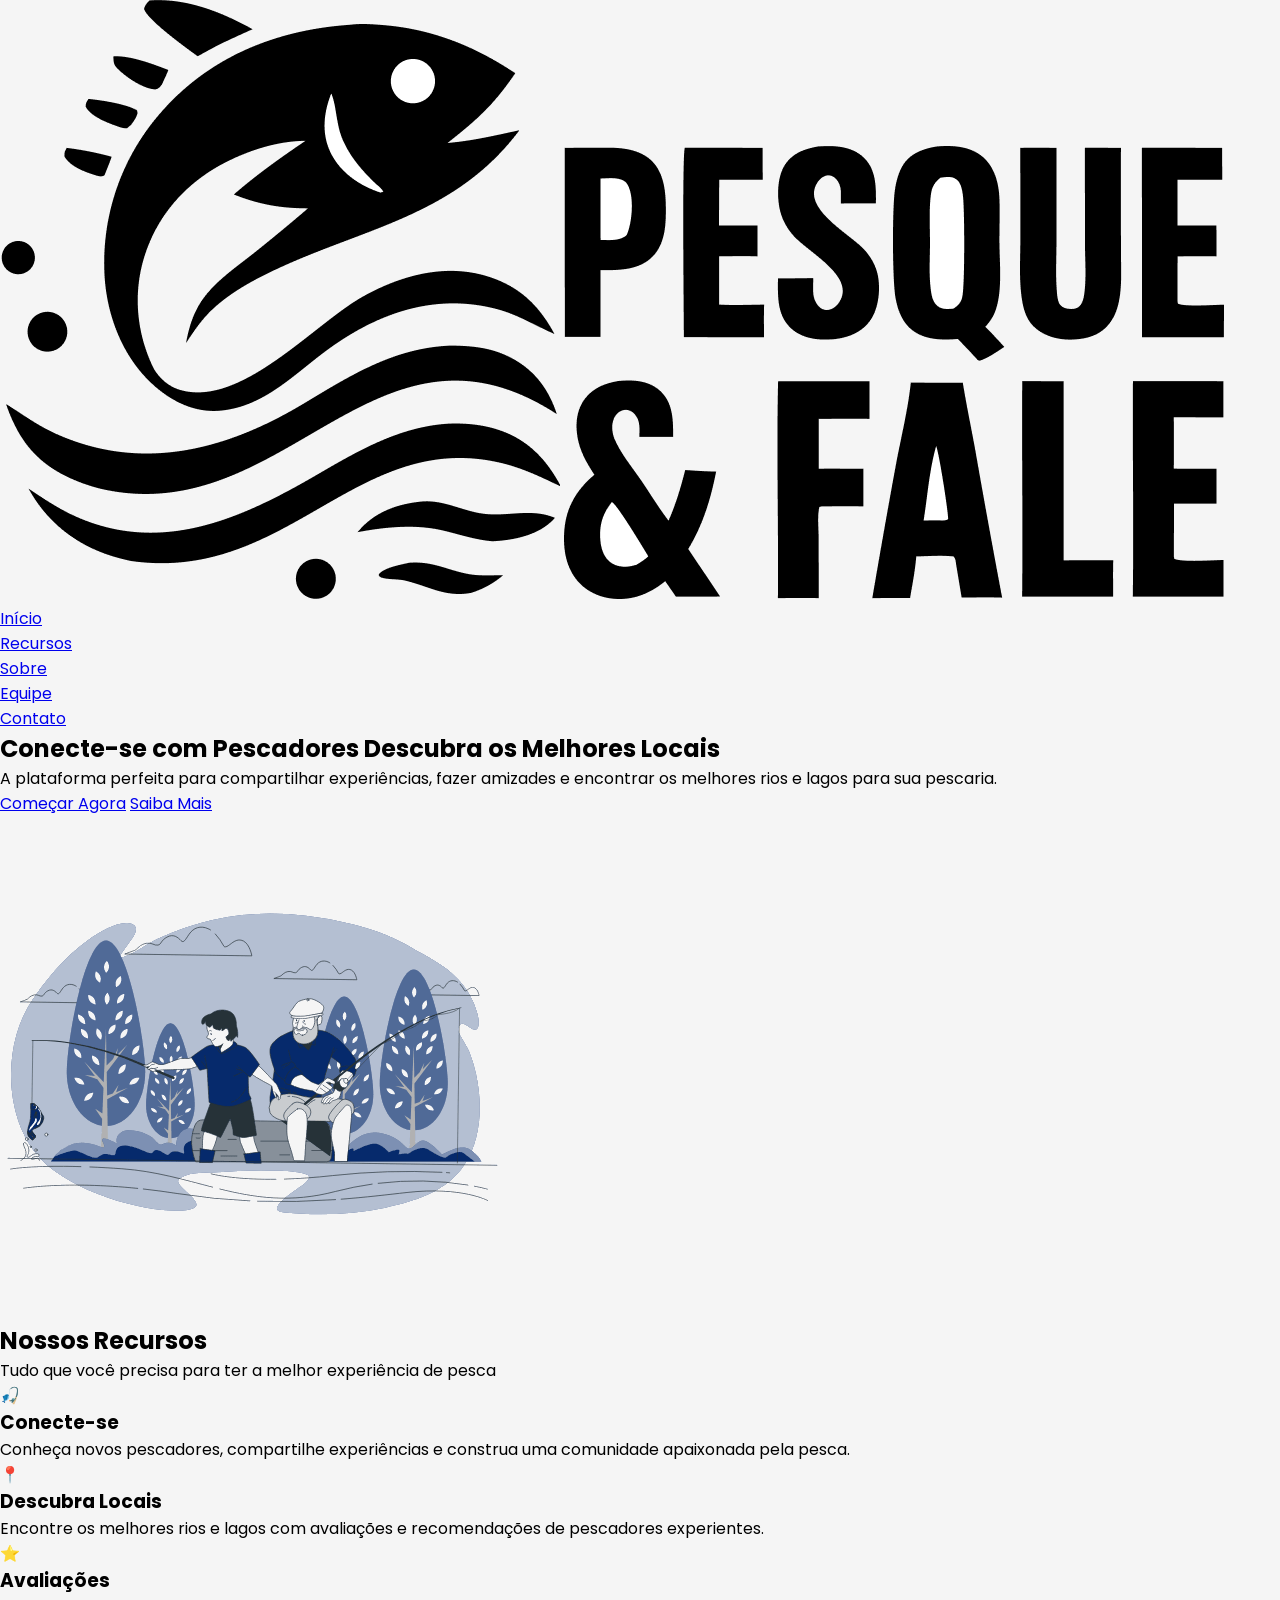
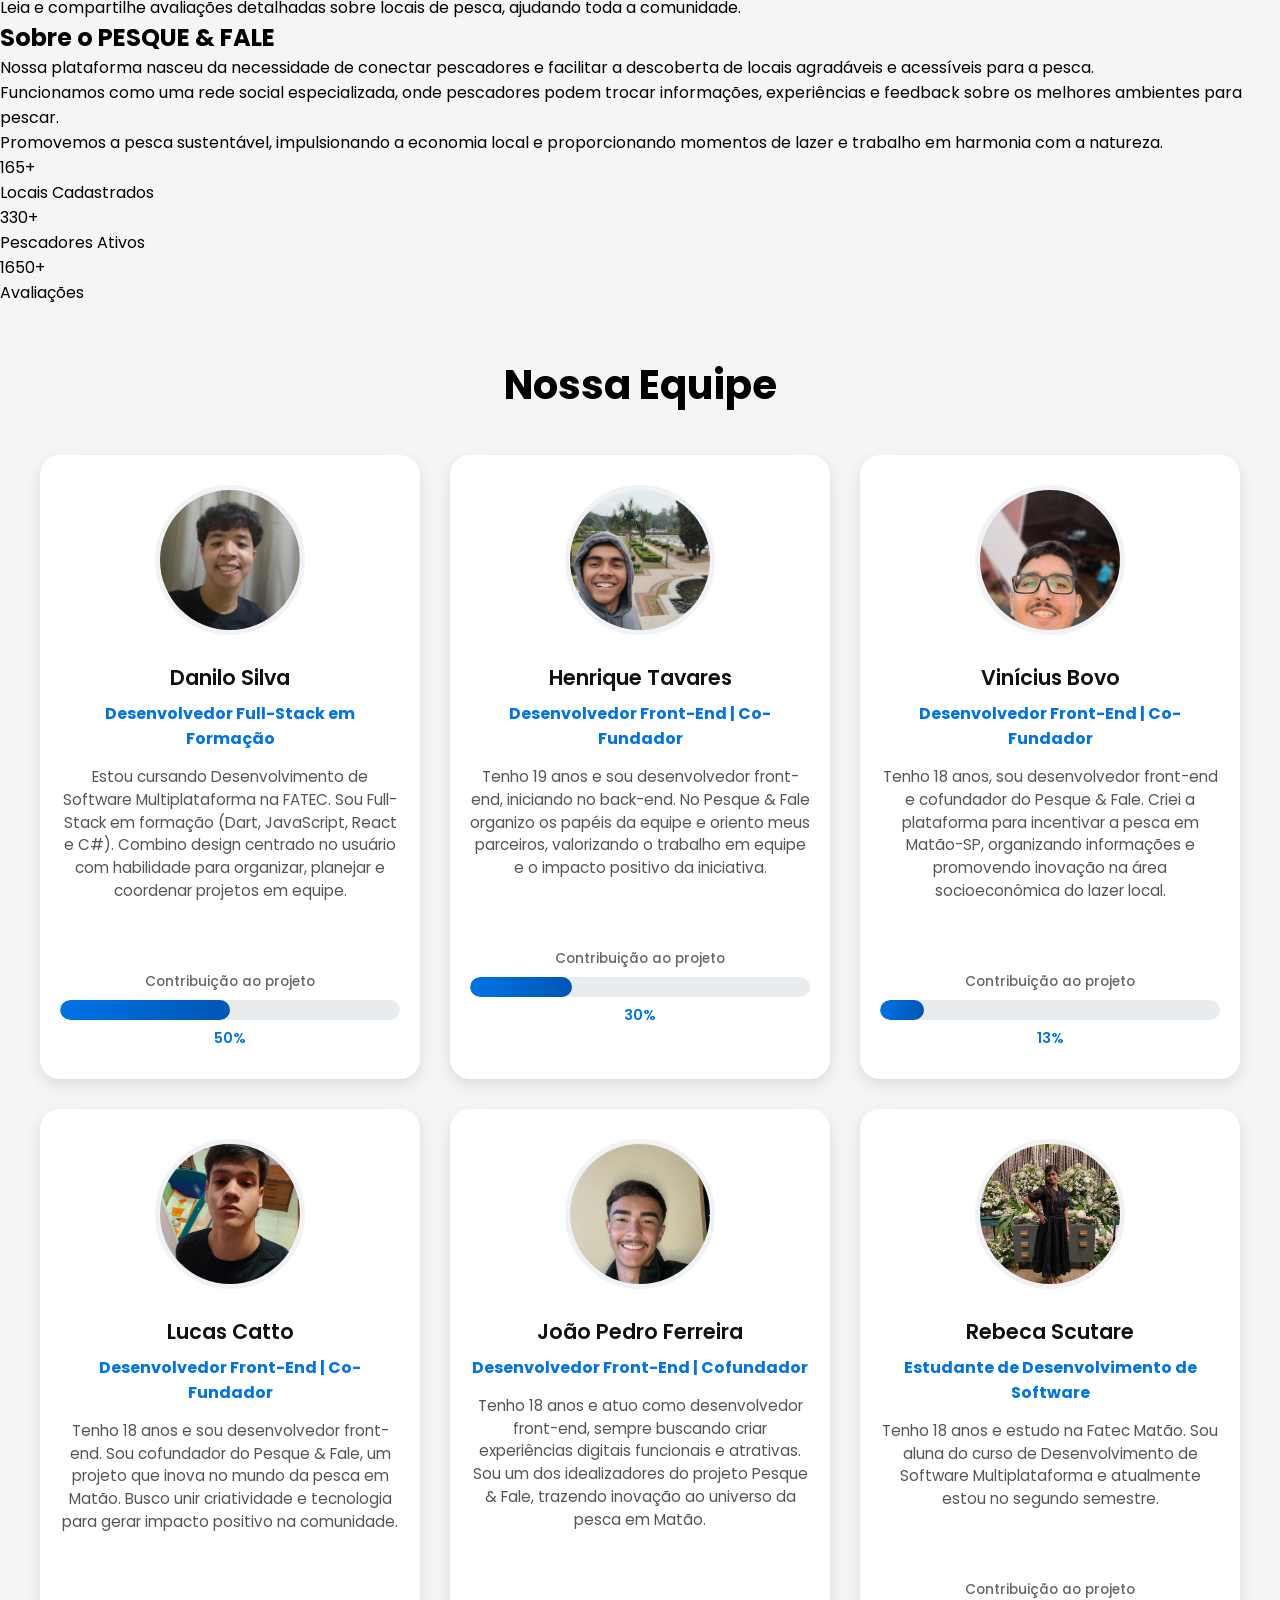
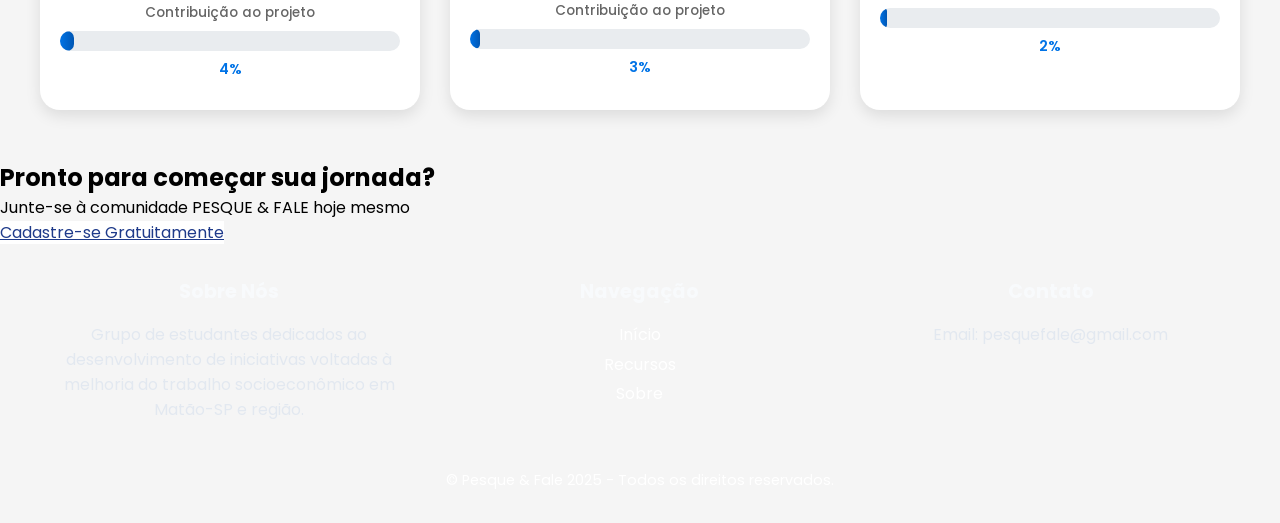
<file: Html/index.html>
<!DOCTYPE html>
<html lang="pt-BR">
<head>
    <meta charset="UTF-8">
    <meta name="viewport" content="width=device-width, initial-scale=1.0">
    <title>PESQUE & FALE - Conectando Pescadores</title>
    <link rel="stylesheet" href="../css/sobrenos.css">
    <link rel="stylesheet" href="../css/index.css">
    <link rel="stylesheet" href="../css/global.css">
</head>
<body>
    <!-- Navigation -->
    <nav id="navbar">
        <div class="nav-container">
            <div class="logo-index"> <img src="../imagens/login/logo1.png" alt="Logo PESQUE & FALE"> <img src="../imagens/login/logo2.png" alt="Logo PESQUE & FALE 2"> </div>
            <ul class="nav-links" id="navLinks">
                <li><a href="#home">Início</a></li>
                <li><a href="#features">Recursos</a></li>
                <li><a href="#about">Sobre</a></li>
                <li><a href="#team">Equipe</a></li>
                <li><a href="#contact">Contato</a></li>
            </ul>
            <div class="menu-toggle" id="menuToggle">
                <span></span>
                <span></span>
                <span></span>
            </div>
        </div>
    </nav>

    <!-- Hero Section -->
    <section class="hero" id="home">
        <div class="hero-content">
            <div class="hero-text">
                <h1>Conecte-se com <span>Pescadores</span> Descubra os Melhores <span>Locais</span></h1>
                <p>A plataforma perfeita para compartilhar experiências, fazer amizades e encontrar os melhores rios e lagos para sua pescaria.</p>
                <div class="cta-buttons">
                    <a href="../Html/login.html" class="btn btn-primary">Começar Agora</a>
                    <a href="#features" class="btn btn-secondary">Saiba Mais</a>
                </div>
            </div>
            <div class="hero-visual">
                <img class="hero-image" src="../imagens/index/tio.gif" alt="familia">
            </div>
        </div>
    </section>

    <!-- Features Section -->
    <section class="features" id="features">
        <div class="container-i">
            <div class="section-header">
                <h2>Nossos Recursos</h2>
                <p>Tudo que você precisa para ter a melhor experiência de pesca</p>
            </div>
            <div class="features-grid">
                <div class="feature-card">
                    <div class="feature-icon">🎣</div>
                    <h3>Conecte-se</h3>
                    <p>Conheça novos pescadores, compartilhe experiências e construa uma comunidade apaixonada pela pesca.</p>
                </div>
                <div class="feature-card">
                    <div class="feature-icon">📍</div>
                    <h3>Descubra Locais</h3>
                    <p>Encontre os melhores rios e lagos com avaliações e recomendações de pescadores experientes.</p>
                </div>
                <div class="feature-card">
                    <div class="feature-icon">⭐</div>
                    <h3>Avaliações</h3>
                    <p>Leia e compartilhe avaliações detalhadas sobre locais de pesca, ajudando toda a comunidade.</p>
                </div>
            </div>
        </div>
    </section>

    <!-- About Section -->
    <section class="about" id="about">
        <div class="container-i">
            <div class="about-content">
                <div class="about-text">
                    <h2>Sobre o <span>PESQUE & FALE</span></h2>
                    <p>Nossa plataforma nasceu da necessidade de conectar pescadores e facilitar a descoberta de locais agradáveis e acessíveis para a pesca.</p>
                    <p>Funcionamos como uma rede social especializada, onde pescadores podem trocar informações, experiências e feedback sobre os melhores ambientes para pescar.</p>
                    <p>Promovemos a pesca sustentável, impulsionando a economia local e proporcionando momentos de lazer e trabalho em harmonia com a natureza.</p>
                </div>
                <div class="stats">
                    <div class="stat">
                        <div class="stat-number">500+</div>
                        <div class="stat-label">Locais Cadastrados</div>
                    </div>
                    <div class="stat">
                        <div class="stat-number">1000+</div>
                        <div class="stat-label">Pescadores Ativos</div>
                    </div>
                    <div class="stat">
                        <div class="stat-number">5000+</div>
                        <div class="stat-label">Avaliações</div>
                    </div>
                </div>
            </div>
        </div>
    </section>

    <!-- Team Section -->
    <section class="sobre-nos" id="team">
        <div class="team">
        <h1>Nossa Equipe</h1>
        <div class="container">

            <!-- Danilo -->
            <div class="card">
                <img src="../imagens/sobrenos/fotodanilo.jpg" alt="Foto de Danilo Silva" />
                <h2>Danilo Silva</h2>
                <p class="profissao">Desenvolvedor Full-Stack em Formação</p>
                <p class="descricao">
                    Estou cursando Desenvolvimento de Software Multiplataforma na FATEC. 
                    Sou Full-Stack em formação (Dart, JavaScript, React e C#). Combino 
                    design centrado no usuário com habilidade para organizar, planejar 
                    e coordenar projetos em equipe.
                </p>
                <div class="social">
                    <i class="fab fa-linkedin"></i>
                    <i class="fab fa-github"></i>
                </div>
                <div class="contribuicao">
                    <div class="contribuicao-label">Contribuição ao projeto</div>
                    <div class="barra-container">
                        <div class="barra-progresso" style="width: 50%;"></div>
                    </div>
                    <div class="porcentagem-texto">50%</div>
                </div>
            </div>

            <!-- Henrique -->
            <div class="card">
                <img src="../imagens/sobrenos/fotohenrique.jpg" alt="Foto de Henrique Tavares" />
                <h2>Henrique Tavares</h2>
                <p class="profissao">Desenvolvedor Front-End | Co-Fundador</p>
                <p class="descricao">
                    Tenho 19 anos e sou desenvolvedor front-end, iniciando no back-end. 
                    No Pesque & Fale organizo os papéis da equipe e oriento meus parceiros, 
                    valorizando o trabalho em equipe e o impacto positivo da iniciativa.
                </p>
                <div class="social">
                    <i class="fab fa-linkedin"></i>
                    <i class="fab fa-github"></i>
                </div>
                <div class="contribuicao">
                    <div class="contribuicao-label">Contribuição ao projeto</div>
                    <div class="barra-container">
                        <div class="barra-progresso" style="width: 30%;"></div>
                    </div>
                    <div class="porcentagem-texto">30%</div>
                </div>
            </div>

            <!-- Vinícius -->
            <div class="card">
                <img src="../imagens/sobrenos/fotovinicius.jpg" alt="Foto de Vinícius Bovo" />
                <h2>Vinícius Bovo</h2>
                <p class="profissao">Desenvolvedor Front-End | Co-Fundador</p>
                <p class="descricao">
                    Tenho 18 anos, sou desenvolvedor front-end e cofundador do Pesque & Fale. 
                    Criei a plataforma para incentivar a pesca em Matão-SP, organizando informações 
                    e promovendo inovação na área socioeconômica do lazer local.
                </p>
                <div class="social">
                    <i class="fab fa-linkedin"></i>
                    <i class="fab fa-github"></i>
                </div>
                <div class="contribuicao">
                    <div class="contribuicao-label">Contribuição ao projeto</div>
                    <div class="barra-container">
                        <div class="barra-progresso" style="width: 13%;"></div>
                    </div>
                    <div class="porcentagem-texto">13%</div>
                </div>
            </div>

            <!-- Lucas -->
            <div class="card">
                <img src="../imagens/sobrenos/fotolucas.jpg" alt="Foto de Lucas Catto" />
                <h2>Lucas Catto</h2>
                <p class="profissao">Desenvolvedor Front-End | Co-Fundador</p>
                <p class="descricao">
                    Tenho 18 anos e sou desenvolvedor front-end. Sou cofundador do Pesque & Fale, 
                    um projeto que inova no mundo da pesca em Matão. Busco unir criatividade e 
                    tecnologia para gerar impacto positivo na comunidade.
                </p>
                <div class="social">
                    <i class="fab fa-linkedin"></i>
                    <i class="fab fa-github"></i>
                </div>
                <div class="contribuicao">
                    <div class="contribuicao-label">Contribuição ao projeto</div>
                    <div class="barra-container">
                        <div class="barra-progresso" style="width: 4%;"></div>
                    </div>
                    <div class="porcentagem-texto">4%</div>
                </div>
            </div>

            <!-- João Pedro -->
            <div class="card">
                <img src="../imagens/sobrenos/fotojoao.jpg" alt="Foto de João Pedro Ferreira" />
                <h2>João Pedro Ferreira</h2>
                <p class="profissao">Desenvolvedor Front-End | Cofundador</p>
                <p class="descricao">
                    Tenho 18 anos e atuo como desenvolvedor front-end, sempre buscando criar 
                    experiências digitais funcionais e atrativas. Sou um dos idealizadores 
                    do projeto Pesque & Fale, trazendo inovação ao universo da pesca em Matão.
                </p>
                <div class="social">
                    <i class="fab fa-linkedin"></i>
                    <i class="fab fa-github"></i>
                </div>
                <div class="contribuicao">
                    <div class="contribuicao-label">Contribuição ao projeto</div>
                    <div class="barra-container">
                        <div class="barra-progresso" style="width: 3%;"></div>
                    </div>
                    <div class="porcentagem-texto">3%</div>
                </div>
            </div>

            <!-- Rebeca -->
            <div class="card">
                <img src="../imagens/sobrenos/fotorebeca.jpg"  alt="Foto de Rebeca Scutare" />
                <h2>Rebeca Scutare</h2>
                <p class="profissao">Estudante de Desenvolvimento de Software</p>
                <p class="descricao">
                    Tenho 18 anos e estudo na Fatec Matão. Sou aluna do curso de 
                    Desenvolvimento de Software Multiplataforma e atualmente estou 
                    no segundo semestre.
                </p>
                <div class="social">
                    <i class="fab fa-linkedin"></i>
                    <i class="fab fa-github"></i>
                </div>
                <div class="contribuicao">
                    <div class="contribuicao-label">Contribuição ao projeto</div>
                    <div class="barra-container">
                        <div class="barra-progresso" style="width: 2%;"></div>
                    </div>
                    <div class="porcentagem-texto">2%</div>
                </div>
            </div>

        </div>
        </div>
    </section>

    <!-- CTA Section -->
    <section class="cta-section" id="contact">
        <div class="container-i">
            <h2>Pronto para começar sua jornada?</h2>
            <p>Junte-se à comunidade PESQUE & FALE hoje mesmo</p>
            <a href="../Html/login.html" class="btn btn-primary" style="background: white; color: #1e3a8a;">Cadastre-se Gratuitamente</a>
        </div>
    </section>

    <!-- Footer -->
<footer>
  <div class="footer-container">
    <div>
      <h3>Sobre Nós</h3>
      <p>Grupo de estudantes dedicados ao desenvolvimento de iniciativas voltadas à melhoria do trabalho socioeconômico em Matão-SP e região.</p>
    </div>
    <div>
      <h3>Navegação</h3>
      <a href="#home">Início</a>
      <a href="#features">Recursos</a>
      <a href="#about">Sobre</a>
    </div>
    <div>
      <h3>Contato</h3>
      <p>Email: pesquefale@gmail.com</p>
      <span class="material-symbols-outlined"></span>
    </div>
  </div>
  <p class="copyright">&copy; Pesque & Fale 2025 - Todos os direitos reservados.</p>
</footer>

    <script src="../Javascript/index.js"></script>
</body>
</html>
</file>
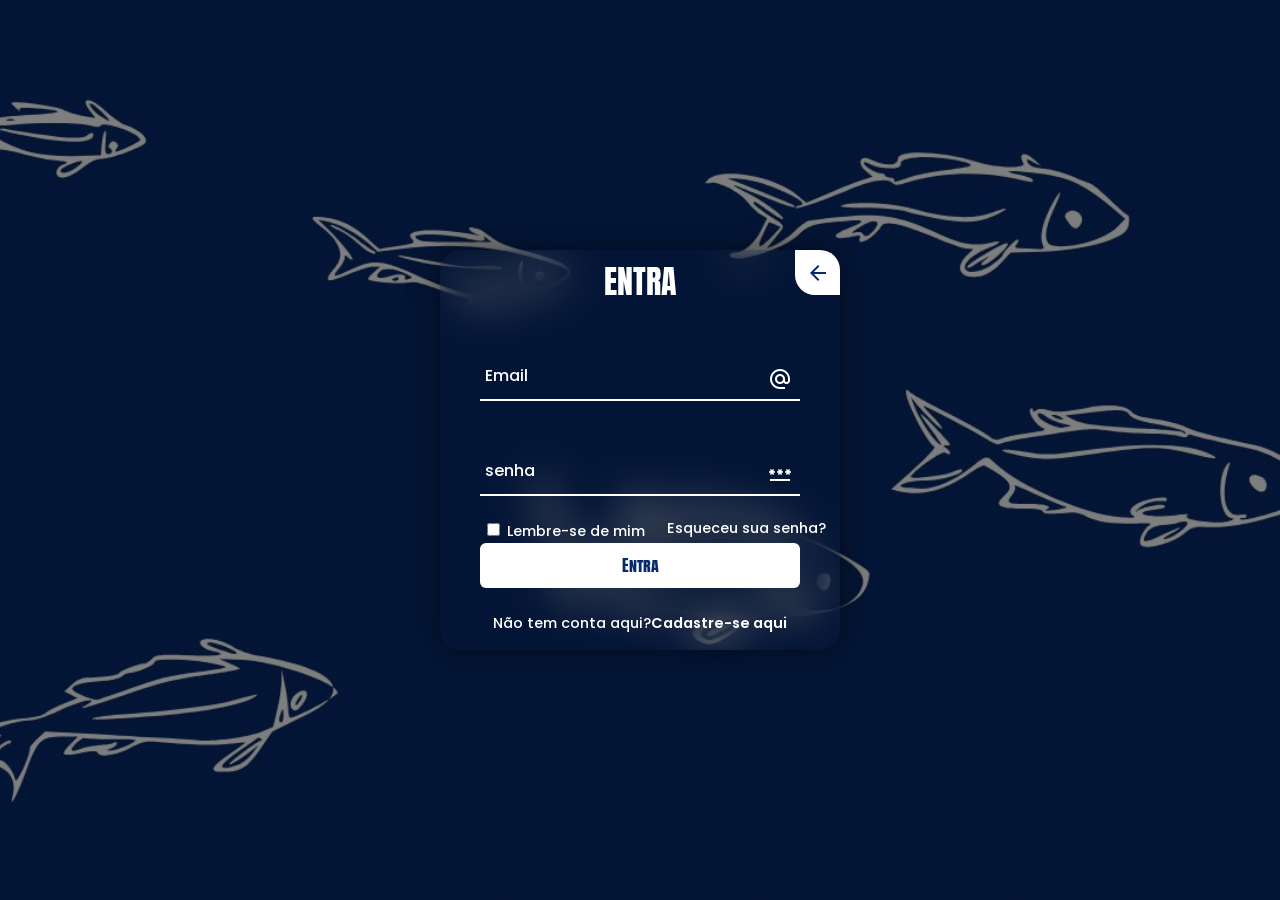
<file: Html/login.html>
<!DOCTYPE html>
<html lang="pt-br">
<head>
    <meta charset="UTF-8">
    <meta name="viewport" content="width=device-width, initial-scale=1.0">
    <title>Login/Cadastro</title>
    <link rel="stylesheet" href="../css/index.css">
    <link rel="stylesheet" href="../css/login.css">
    <link rel="stylesheet" href="https://fonts.googleapis.com/css2?family=Material+Symbols+Outlined:opsz,wght,FILL,GRAD@24,400,0,0" />
</head>
<body class="login-page">
    <div class="wrapper">
        <a href="home.html"><span class="material-symbols-outlined back">
            arrow_back
            </span>
        </a>
        <div class="form-box login">
            <h2>ENTRA</h2>
            <form action="#">
                <div class="input-box">
                    <span class="material-symbols-outlined icon">
                        alternate_email
                        </span>
                    <input type="email" required placeholder="">
                    <label placeholder="Digite o Email">Email</label>
                    <span class="input-hint">exemplo@gmail.com</span>
                </div>
                <div class="input-box">
                    <span class="material-symbols-outlined icon">
                        password
                        </span>
                    <input type="password" required placeholder="">
                    <label>senha</label>
                    <span class="input-hint">Entre 6 a 10 caracteres pelo menos</span>
                    <span class="material-symbols-outlined toggle-password">visibility</span>
                </div>
                <div class="remember-forgot">
                    <label><input type="checkbox">Lembre-se de mim</label>
                    <a href="#">Esqueceu sua senha?</a>
                </div>
                <button type="submit" class="btn">Entra</button>
                <div class="login-register">
                    <p>Não tem conta aqui?<a href="#" class="register-link">Cadastre-se aqui</a></p>
                </div>
            </form>
        </div>

        <div class="form-box register">
            <h2>CADASTRO</h2>
            <form action="#">
                <div class="input-box">
                    <span class="material-symbols-outlined icon">
                        person
                        </span>
                        <input type="text" required placeholder="">
                    <label>Usuário</label>
                    <span class="input-hint">Sem espaços ou caracteres especiais</span>
                </div>
                <div class="input-box">
                    <span class="material-symbols-outlined icon">
                        alternate_email
                        </span>
                        <input type="email" required placeholder="">
                    <label>Email</label>
                    <span class="input-hint">exemplo@gmail.com</span>
                </div>
                <div class="input-box">
                    <span class="material-symbols-outlined icon">
                        password
                        </span>
                        <input type="password" required placeholder=" ">
                    <label>senha</label>
                    <span class="input-hint">Entre 6 a 10 caracteres</span>
                    <span class="material-symbols-outlined toggle-password">visibility</span>
                </div>
                <div class="remember-forgot">
                    <label><input type="checkbox">Eu aceito os termos & condições.</label>
                </div>
                <button type="submit" class="btn">Cadastrar-se</button>
                <div class="login-register">
                    <p>Já tem conta aqui?<a href="#" class="login-link">Entra</a></p>
                </div>
            </form>
    </div>
    <script src="../Javascript/login.js"></script>
</body>
</html>
</file>
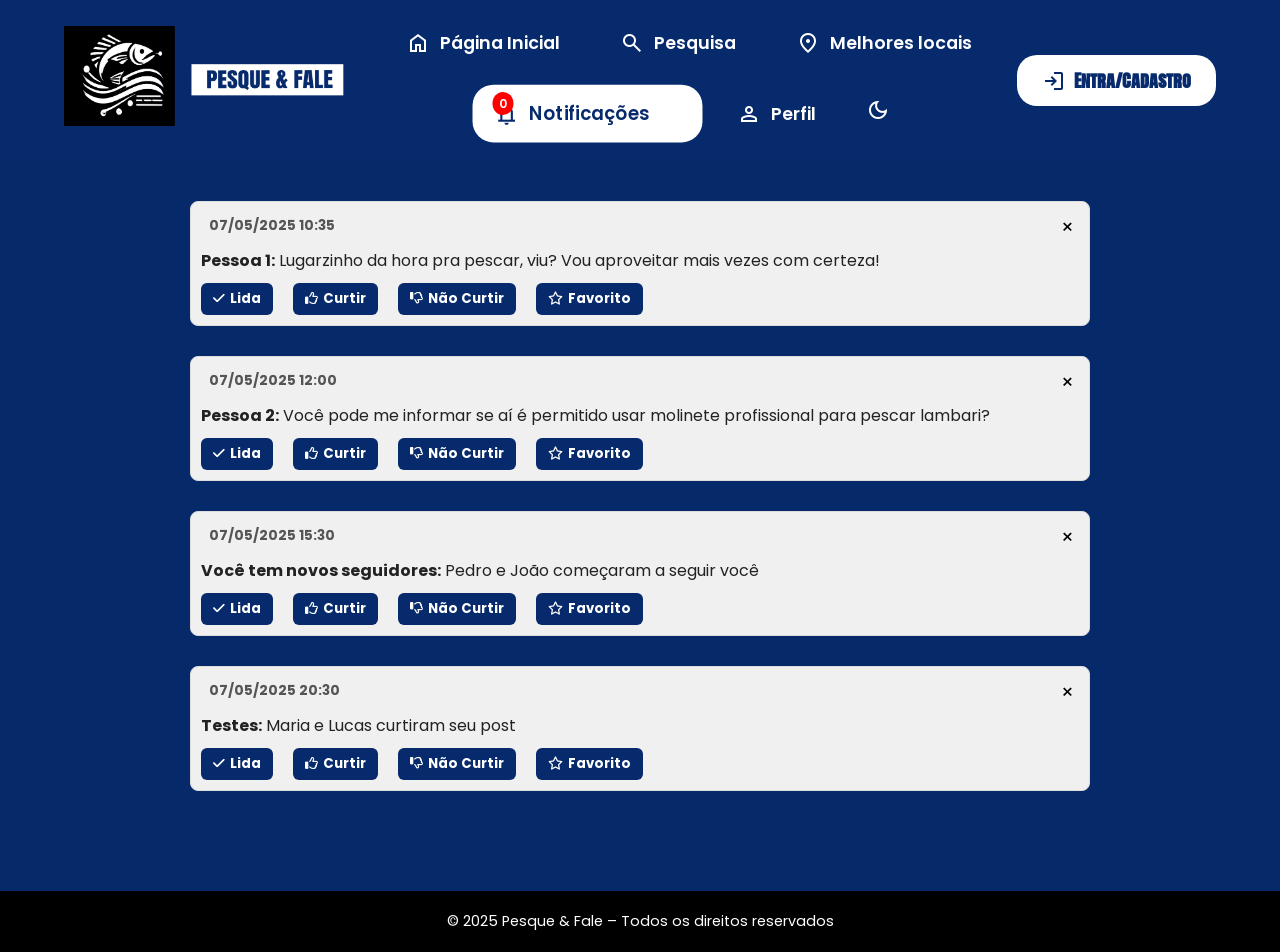
<file: Html/notificacao.html>
<!DOCTYPE html>
<html lang="pt-br">
<head>
  <meta charset="UTF-8">
  <meta name="viewport" content="width=device-width, initial-scale=1.0">
  <title>Notificações</title>
 <link rel="stylesheet" href="../css/index.css">
  <link rel="stylesheet" href="../css/notificacao.css">
    <link rel="stylesheet" href="../css/contador.css">
    <link rel="stylesheet" href="../css/sidebar.css">
  <link rel="stylesheet" href="https://fonts.googleapis.com/css2?family=Material+Symbols+Outlined:opsz,wght,FILL,GRAD@24,400,0,0" />
  <link rel="stylesheet" href="https://fonts.googleapis.com/icon?family=Material+Icons">
  <link rel="stylesheet" href="https://fonts.googleapis.com/css2?family=Material+Symbols+Outlined:opsz,wght,FILL,GRAD@24,400,0,0">
  <link rel="stylesheet" href="https://cdnjs.cloudflare.com/ajax/libs/font-awesome/6.0.0/css/all.min.css">
</head>
<body>
  <header>
    <h2 class="logo"><img src="../imagens/logo.png" alt="Nome do Site"></h2>
    <nav class="navigation">
        <a href="home.html">
            <span class="material-symbols-outlined">home</span>
            Página Inicial
        </a>
        <a href="pesquisa.html">
            <span class="material-symbols-outlined">search</span>
            Pesquisa
        </a>
        <a href="locaisavaliados.html">
          <span class="material-symbols-outlined">location_on</span>
          Melhores locais
        </a>
        <a href="notificacao.html" class="active">
            <span class="material-symbols-outlined">notifications</span>
            Notificações
            <span class="badge" id="contador">0</span>
        </a>
        <a href="perfil.html">
            <span class="material-symbols-outlined">person</span>
            Perfil
        </a>
        <div class="theme-toggle">
          <button id="theme-btn" class="theme-btn">
              <span class="material-symbols-outlined">dark_mode</span>
          </button>
      </div>
    </nav>
    <a href="login.html" class="login-btn">
        <span class="material-symbols-outlined">login</span>
        Entra/Cadastro
    </a>
</header>

   <!-- Exemplo para uma notificação -->
   <div class="container">
   <div class="container-notificacoes">
<div class="notificacao" data-id="1">
  <div class="meta">
    <span class="data">07/05/2025 10:35</span>
    <button class="close" onclick="excluir(this)">&times;</button>
  </div>
  <p class="comentario"><strong>Pessoa 1:</strong> Lugarzinho da hora pra pescar, viu? Vou aproveitar mais vezes com certeza!</p>
  <div class="botoes">
    <button onclick="marcarComoLida(this)"><i class="fas fa-check"></i> Lida</button>
    <button class="like-btn" onclick="toggleReaction(this, 'like')"><i class="far fa-thumbs-up"></i> Curtir</button>
    <button class="dislike-btn" onclick="toggleReaction(this, 'dislike')"><i class="far fa-thumbs-down"></i> Não Curtir</button>
    <button class="favorite-btn" onclick="toggleFavorite(this)"><i class="far fa-star"></i> Favorito</button>
  </div>
</div>

<div class="notificacao" data-id="2">
  <div class="meta">
    <span class="data">07/05/2025 12:00</span>
    <button class="close" onclick="excluir(this)">&times;</button>
  </div>
  <p class="comentario"><strong>Pessoa 2:</strong> Você pode me informar se aí é permitido usar molinete profissional para pescar lambari?</p>
  <div class="botoes">
    <button onclick="marcarComoLida(this)"><i class="fas fa-check"></i> Lida</button>
    <button class="like-btn" onclick="toggleReaction(this, 'like')"><i class="far fa-thumbs-up"></i> Curtir</button>
    <button class="dislike-btn" onclick="toggleReaction(this, 'dislike')"><i class="far fa-thumbs-down"></i> Não Curtir</button>
    <button class="favorite-btn" onclick="toggleFavorite(this)"><i class="far fa-star"></i> Favorito</button>
  </div>
</div>

<div class="notificacao" data-id="3">
  <div class="meta">
    <span class="data">07/05/2025 15:30</span>
    <button class="close" onclick="excluir(this)">&times;</button>
  </div>
  <p class="comentario"><strong>Você tem novos seguidores:</strong> Pedro e João começaram a seguir você</p>
  <div class="botoes">
    <button onclick="marcarComoLida(this)"><i class="fas fa-check"></i> Lida</button>
    <button class="like-btn" onclick="toggleReaction(this, 'like')"><i class="far fa-thumbs-up"></i> Curtir</button>
    <button class="dislike-btn" onclick="toggleReaction(this, 'dislike')"><i class="far fa-thumbs-down"></i> Não Curtir</button>
    <button class="favorite-btn" onclick="toggleFavorite(this)"><i class="far fa-star"></i> Favorito</button>
  </div>
</div>

<div class="notificacao" data-id="4">
  <div class="meta">
    <span class="data">07/05/2025 20:30</span>
    <button class="close" onclick="excluir(this)">&times;</button>
  </div>
  <p class="comentario"><strong>Testes:</strong> Maria e Lucas curtiram seu post</p>
  <div class="botoes">
    <button onclick="marcarComoLida(this)"><i class="fas fa-check"></i> Lida</button>
    <button class="like-btn" onclick="toggleReaction(this, 'like')"><i class="far fa-thumbs-up"></i> Curtir</button>
    <button class="dislike-btn" onclick="toggleReaction(this, 'dislike')"><i class="far fa-thumbs-down"></i> Não Curtir</button>
    <button class="favorite-btn" onclick="toggleFavorite(this)"><i class="far fa-star"></i> Favorito</button>
  </div>
</div>
   </div>
   </div>
  <script src="../Javascript/script.js"></script>
  <script src="../Javascript/notificacao.js"></script>
     <!-- Rodapé  -->
    <footer class="site-footer">
      <p>© 2025 Pesque & Fale – Todos os direitos reservados</p>
    </footer>
</body>
</html>
</file>
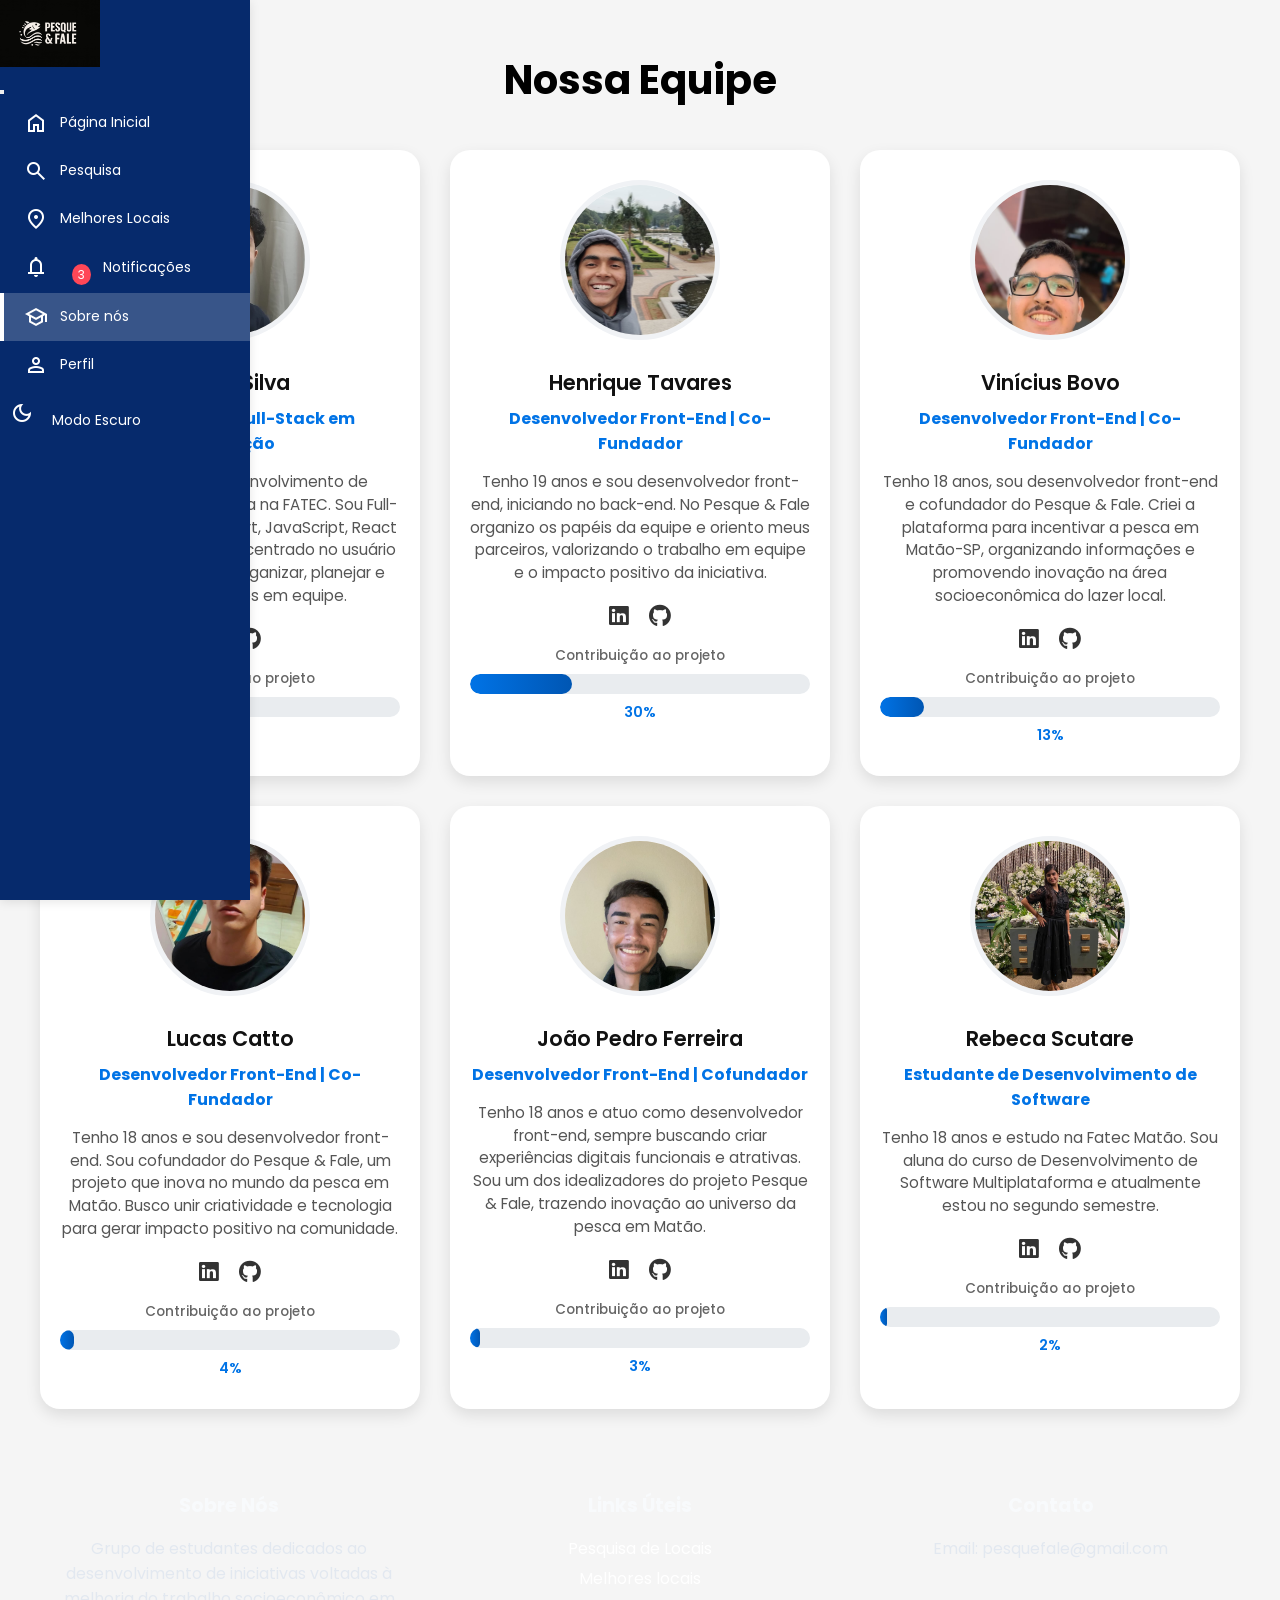
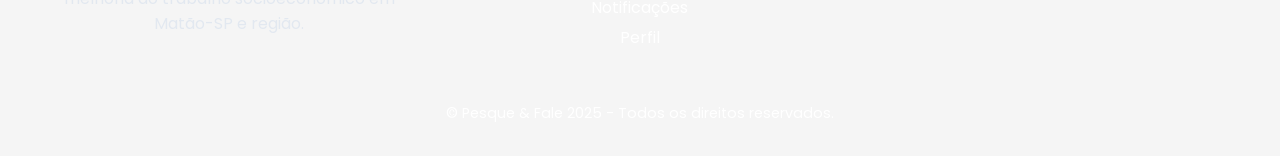
<file: Html/sobrenos.html>
<!DOCTYPE html>
<html lang="pt-BR">
<head>
    <meta charset="UTF-8" />
    <meta name="viewport" content="width=device-width, initial-scale=1.0"/>
    <title>Sobre Nós</title>
    <link rel="stylesheet" href="../css/sobrenos.css" />
    <link rel="stylesheet" href="../css/global.css">
    <link rel="stylesheet" href="../css/sidebar.css">
    <link rel="stylesheet" href="https://cdnjs.cloudflare.com/ajax/libs/font-awesome/6.5.0/css/all.min.css" />
    <link rel="stylesheet" href="https://fonts.googleapis.com/css2?family=Material+Symbols+Outlined:opsz,wght,FILL,GRAD@24,400,0,0" />
</head>
<body>
    <!-- Cabeçalho -->
<!-- Navegação Lateral -->
  <nav class="sidebar">
    <div class="sidebar-header">
      <img src="../imagens/logo/logo.jpg" alt="Pesque & Fale" class="logo" width="100">
      <h2 class="site-title"></h2>
    </div>
   
    <div class="nav-menu">
      <a href="home.html" class="nav-item active">
        <span class="material-symbols-outlined">home</span>
        <span class="nav-text">Página Inicial</span>
      </a>
      <a href="pesquisa.html" class="nav-item">
        <span class="material-symbols-outlined">search</span>
        <span class="nav-text">Pesquisa</span>
      </a>
      <a href="locaisavaliados.html" class="nav-item">
        <span class="material-symbols-outlined">location_on</span>
        <span class="nav-text">Melhores Locais</span>
      </a>
        <a href="notificacao.html" class="nav-item">
          <span class="material-symbols-outlined">
            notifications
            <span class="badge" id="contador">3</span>
          </span>
          <span class="nav-text">Notificações</span>
        </a>
      <a href="sobrenos.html" class="nav-item">
        <span class="material-symbols-outlined">school</span>
        <span class="nav-text">Sobre nós</span>
      </a>
      <a href="perfil.html" class="nav-item">
        <span class="material-symbols-outlined">person</span>
        <span class="nav-text">Perfil</span>
      </a>
      </div>
    </div>
 
    <div class="sidebar-footer">
      <div class="theme-toggle">
        <button id="theme-btn" class="theme-btn">
          <span class="material-symbols-outlined">dark_mode</span>
          <span class="nav-text">Modo Escuro</span>
        </button>
      </div>
    </div>
  </nav>
  <div class="column">
    <section class="sobre-nos">
        <h1>Nossa Equipe</h1>
        <div class="container">

            <!-- Danilo -->
            <div class="card">
                <img src="../imagens/sobrenos/fotodanilo.jpg" alt="Foto de Danilo Silva" />
                <h2>Danilo Silva</h2>
                <p class="profissao">Desenvolvedor Full-Stack em Formação</p>
                <p class="descricao">
                    Estou cursando Desenvolvimento de Software Multiplataforma na FATEC. 
                    Sou Full-Stack em formação (Dart, JavaScript, React e C#). Combino 
                    design centrado no usuário com habilidade para organizar, planejar 
                    e coordenar projetos em equipe.
                </p>
                <div class="social">
                    <i class="fab fa-linkedin"></i>
                    <i class="fab fa-github"></i>
                </div>
                <div class="contribuicao">
                    <div class="contribuicao-label">Contribuição ao projeto</div>
                    <div class="barra-container">
                        <div class="barra-progresso" style="width: 50%;"></div>
                    </div>
                    <div class="porcentagem-texto">50%</div>
                </div>
            </div>

            <!-- Henrique -->
            <div class="card">
                <img src="../imagens/sobrenos/fotohenrique.jpg" alt="Foto de Henrique Tavares" />
                <h2>Henrique Tavares</h2>
                <p class="profissao">Desenvolvedor Front-End | Co-Fundador</p>
                <p class="descricao">
                    Tenho 19 anos e sou desenvolvedor front-end, iniciando no back-end. 
                    No Pesque & Fale organizo os papéis da equipe e oriento meus parceiros, 
                    valorizando o trabalho em equipe e o impacto positivo da iniciativa.
                </p>
                <div class="social">
                    <i class="fab fa-linkedin"></i>
                    <i class="fab fa-github"></i>
                </div>
                <div class="contribuicao">
                    <div class="contribuicao-label">Contribuição ao projeto</div>
                    <div class="barra-container">
                        <div class="barra-progresso" style="width: 30%;"></div>
                    </div>
                    <div class="porcentagem-texto">30%</div>
                </div>
            </div>

            <!-- Vinícius -->
            <div class="card">
                <img src="../imagens/sobrenos/fotovinicius.jpg" alt="Foto de Vinícius Bovo" />
                <h2>Vinícius Bovo</h2>
                <p class="profissao">Desenvolvedor Front-End | Co-Fundador</p>
                <p class="descricao">
                    Tenho 18 anos, sou desenvolvedor front-end e cofundador do Pesque & Fale. 
                    Criei a plataforma para incentivar a pesca em Matão-SP, organizando informações 
                    e promovendo inovação na área socioeconômica do lazer local.
                </p>
                <div class="social">
                    <i class="fab fa-linkedin"></i>
                    <i class="fab fa-github"></i>
                </div>
                <div class="contribuicao">
                    <div class="contribuicao-label">Contribuição ao projeto</div>
                    <div class="barra-container">
                        <div class="barra-progresso" style="width: 13%;"></div>
                    </div>
                    <div class="porcentagem-texto">13%</div>
                </div>
            </div>

            <!-- Lucas -->
            <div class="card">
                <img src="../imagens/sobrenos/fotolucas.jpg" alt="Foto de Lucas Catto" />
                <h2>Lucas Catto</h2>
                <p class="profissao">Desenvolvedor Front-End | Co-Fundador</p>
                <p class="descricao">
                    Tenho 18 anos e sou desenvolvedor front-end. Sou cofundador do Pesque & Fale, 
                    um projeto que inova no mundo da pesca em Matão. Busco unir criatividade e 
                    tecnologia para gerar impacto positivo na comunidade.
                </p>
                <div class="social">
                    <i class="fab fa-linkedin"></i>
                    <i class="fab fa-github"></i>
                </div>
                <div class="contribuicao">
                    <div class="contribuicao-label">Contribuição ao projeto</div>
                    <div class="barra-container">
                        <div class="barra-progresso" style="width: 4%;"></div>
                    </div>
                    <div class="porcentagem-texto">4%</div>
                </div>
            </div>

            <!-- João Pedro -->
            <div class="card">
                <img src="../imagens/sobrenos/fotojoao.jpg" alt="Foto de João Pedro Ferreira" />
                <h2>João Pedro Ferreira</h2>
                <p class="profissao">Desenvolvedor Front-End | Cofundador</p>
                <p class="descricao">
                    Tenho 18 anos e atuo como desenvolvedor front-end, sempre buscando criar 
                    experiências digitais funcionais e atrativas. Sou um dos idealizadores 
                    do projeto Pesque & Fale, trazendo inovação ao universo da pesca em Matão.
                </p>
                <div class="social">
                    <i class="fab fa-linkedin"></i>
                    <i class="fab fa-github"></i>
                </div>
                <div class="contribuicao">
                    <div class="contribuicao-label">Contribuição ao projeto</div>
                    <div class="barra-container">
                        <div class="barra-progresso" style="width: 3%;"></div>
                    </div>
                    <div class="porcentagem-texto">3%</div>
                </div>
            </div>

            <!-- Rebeca -->
            <div class="card">
                <img src="../imagens/sobrenos/fotorebeca.jpg"  alt="Foto de Rebeca Scutare" />
                <h2>Rebeca Scutare</h2>
                <p class="profissao">Estudante de Desenvolvimento de Software</p>
                <p class="descricao">
                    Tenho 18 anos e estudo na Fatec Matão. Sou aluna do curso de 
                    Desenvolvimento de Software Multiplataforma e atualmente estou 
                    no segundo semestre.
                </p>
                <div class="social">
                    <i class="fab fa-linkedin"></i>
                    <i class="fab fa-github"></i>
                </div>
                <div class="contribuicao">
                    <div class="contribuicao-label">Contribuição ao projeto</div>
                    <div class="barra-container">
                        <div class="barra-progresso" style="width: 2%;"></div>
                    </div>
                    <div class="porcentagem-texto">2%</div>
                </div>
            </div>

        </div>
    </section>
    <footer>
    <div class="footer-container">
      <div>
        <h3>Sobre Nós</h3>
        <p>Grupo de estudantes dedicados ao desenvolvimento de iniciativas voltadas à melhoria do trabalho socioeconômico em Matão-SP e região.</p>
      </div>
      <div>
        <h3>Links Úteis</h3>
        <a href="pesquisa.html">Pesquisa de Locais</a>
        <a href="locaisavaliados.html">Melhores locais</a>
        <a href="notificacao.html">Notificações</a>
        <a href="perfil.html">Perfil</a>
      </div>
      <div>
        <h3>Contato</h3>
        <p>Email: pesquefale@gmail.com</p>
      </div>
    </div>
    <p class="copyright">&copy; Pesque & Fale 2025 - Todos os direitos reservados.</p>
  </footer>
  </div>
  <script src="../Javascript/script.js"></script>
  <script src="../Javascript/menu.js"></script>
    <script src="../Javascript/notificacao.js" defer></script>
</body>
</html>
</file>
<file: css/sobrenos.css>
body {
    font-family: "Segoe UI", Tahoma, Geneva, Verdana, sans-serif;
    background: #f0f2f5;
    margin: 0;
    padding: 0;
}

.sobre-nos {
    padding: 50px 20px;
    text-align: center;
    
}

.sobre-nos h1 {
    font-size: 2.5em;
    margin-bottom: 40px;
}

.container {
    display: grid;
    grid-template-columns: repeat(auto-fit, minmax(260px, 1fr));
    gap: 30px;
    max-width: 1200px;
    margin: 0 auto;
}

.card {
    background: #fff;
    border-radius: 20px;
    box-shadow: 0 6px 15px rgba(0,0,0,0.1);
    padding: 30px 20px;
    text-align: center;
    transition: transform 0.3s ease, box-shadow 0.3s ease;
}

.card:hover {
    transform: translateY(-8px);
    box-shadow: 0 10px 20px rgba(0,0,0,0.15);
}

.card img {
    width: 150px;
    height: 150px;
    border-radius: 50%;
    object-fit: cover;
    margin-bottom: 20px;
    border: 5px solid #f0f2f5;
}

.card h2 {
    font-size: 1.3em;
    font-weight: 600;
    margin-bottom: 8px;
    color: #111;
}

.card .profissao {
    font-size: 1em;
    font-weight: bold;
    color: #0073e6;
    margin-bottom: 15px;
}

.card .descricao {
    font-size: 0.95em;
    color: #555;
    line-height: 1.5;
    margin-bottom: 20px;
}

/* Ícones */
@import url('https://cdnjs.cloudflare.com/ajax/libs/font-awesome/6.5.0/css/all.min.css');

.card .social {
    margin-top: 10px;
}

.card .social i {
    margin: 0 8px;
    font-size: 1.4em;
    color: #333;
    transition: color 0.3s;
}

.card .social i:hover {
    color: #0073e6;
}
.container {
    display: grid;
    grid-template-columns: repeat(3, 1fr); /* sempre 3 colunas */
    gap: 30px;
    max-width: 1200px;
    margin: 0 auto;
}

       /* Estilos da barra de contribuição */
        .contribuicao {
            margin-top: 15px;
        }

        .contribuicao-label {
            font-size: 0.85em;
            color: #666;
            margin-bottom: 8px;
            font-weight: 500;
        }

        .barra-container {
            background: #e9ecef;
            border-radius: 10px;
            height: 20px;
            overflow: hidden;
            position: relative;
            margin-bottom: 8px;
        }

        .barra-progresso {
            background: linear-gradient(90deg, #0073e6, #0056b3);
            height: 100%;
            border-radius: 10px;
            transition: width 0.5s ease;
        }

        .porcentagem-texto {
            color: #0073e6;
            font-size: 0.9em;
            font-weight: 600;
            text-align: center;
            margin-top: 5px;
        }

        @media (max-width: 768px) {
            .container {
                grid-template-columns: 1fr;
            }

            .sobre-nos {
                margin-top: 70px;
            }
        }


/* Tema escuro */
body.dark-mode {
    color: #fff;
}

body.dark-mode .card {
    background-color: #1e1e1e;
    box-shadow: 0 6px 15px rgba(0,0,0,0.5);
}


body.dark-mode .descricao {
    color: #ffffff;
}

body.dark-mode .card h2 {
    color: #ffffff;
}

body.dark-mode .location-card {
    background-color: #1e1e1e;
    color: #fff;
}

body.dark-mode .contribuicao-label {
    color: #ffffff;
}

body.dark-mode .social i {
    color: #ffffff;
}
</file>
<file: css/index.css>
@import url('https://fonts.googleapis.com/css2?family=Poppins:wght@300;400;500;600;700;800;900&display=swap');
@import url('https://fonts.googleapis.com/css2?family=Anton&family=Anton+SC&display=swap');

html {
    overflow-y: scroll;
}

* {
    margin: 0;
    padding: 0;
    box-sizing: border-box;
    font-family: 'Poppins', sans-serif;
}

body {
    background: #062A6C;
    min-height: 100vh;
    max-width: none;
    display: flex;
    flex-direction: column;
}

header {
    background-color: #062A6C;
    top: 0;
    left: 0;
    width: 100%;
    padding: 20px 5%;
    display: flex;
    align-items: center;
    justify-content: space-between;
}

.logo img {
    height: 100px;
    width: auto;
    transition: 0.3s;
}

.logo img:hover {
    transform: scale(1.05);
}

.nav-toggle {
    display: none;
    flex-direction: column;
    cursor: pointer;
    gap: 5px;
}

.nav-toggle span {
    height: 3px;
    width: 25px;
    background: white;
    border-radius: 3px;
    transition: all 0.3s ease;
}

.navigation {
    display: flex;
    justify-content: center;
    gap: 20px;
    flex-wrap: wrap;
}

.navigation a {
    text-decoration: none;
    color: white;
    padding: 10px 20px;
    border-radius: 20px;
    font-weight: 600;
    display: flex;
    align-items: center;
    gap: 10px;
    font-size: 1.1rem;
    transition: all 0.3s ease;
}

.login-btn {
    padding: 12px 25px;
    background: white;
    color: #062A6C;
    border-radius: 20px;
    text-decoration: none;
    font-weight: 600;
    transition: 0.3s;
    display: flex;
    align-items: center;
    gap: 8px;
    font-family: 'Anton SC', sans-serif;
    font-size: 1.1rem;
}

.material-symbols-outlined {
    font-size: 1.5rem !important;
}

.navigation a:hover,
.navigation a.active {
    background: white;
    color: #062A6C;
    transform: scale(1.05);
}

.login-btn:hover {
    transform: scale(1.05);
    box-shadow: 0 5px 15px rgba(255, 255, 255, 0.3);
}

@media (max-width: 992px) {
    .nav-toggle {
        display: flex;
    }

    .navigation {
        position: absolute;
        top: 100%;
        left: 0;
        width: 100%;
        background: #062A6C;
        flex-direction: column;
        align-items: center;
        max-height: 0;
        overflow: hidden;
        transition: max-height 0.3s ease-in-out;
    }

    .navigation.open {
        max-height: 500px;
    }

    .navigation a {
        padding: 15px;
        font-size: 1rem;
        width: 100%;
        justify-content: center;
    }
}

.theme-btn {
    background: none;
    border: none;
    cursor: pointer;
    color: white;
    font-size: 1.5rem;
    padding: 10px;
    transition: transform 0.2s;
}

.theme-btn:hover {
    transform: scale(1.1);
}

.overlay {
    position: fixed;
    top: 0; left: 0;
    width: 100vw; height: 100vh;
    backdrop-filter: blur(6px);
    background-color: rgba(0, 0, 0, 0.3);
    display: flex;
    justify-content: center;
    align-items: center;
    z-index: 1000;
}

.overlay.hidden {
    display: none;
}

.notificacao-expandida {
    background: white;
    padding: 20px;
    border-radius: 10px;
    width: 90%;
    max-width: 500px;
    box-shadow: 0 4px 15px rgba(0,0,0,0.2);
    position: relative;
    animation: fadeIn 0.3s ease;
}

.fechar-expandida {
    position: absolute;
    top: 10px; right: 15px;
    font-size: 24px;
    cursor: pointer;
    color: #333;
}

@keyframes fadeIn {
    from { opacity: 0; transform: scale(0.95); }
    to { opacity: 1; transform: scale(1); }
}

.notification-badge {
    position: absolute;
    top: -5px;
    right: -5px;
    background-color: #ff4757;
    color: white;
    border-radius: 50%;
    width: 20px;
    height: 20px;
    display: flex;
    justify-content: center;
    align-items: center;
    font-size: 12px;
    font-weight: bold;
}

.notification-icon {
    position: relative;
}

@keyframes pulse {
    0% { transform: scale(1); }
    50% { transform: scale(1.1); }
    100% { transform: scale(1); }
}

.new-notification {
    animation: pulse 1.5s infinite;
}

.site-footer {
    background-color: #000000;
    color: #ffffff;
    padding: 1rem;
    text-align: center;
    font-size: 0.9rem;
    width: 100%;
    box-sizing: border-box;
    flex-shrink: 0;
    word-break: break-word;
}

.container {
    flex: 1;
}
</file>
<file: css/global.css>
@import url('https://fonts.googleapis.com/css2?family=Poppins:wght@300;400;500;600;700;800;900&display=swap');
@import url('https://fonts.googleapis.com/css2?family=Anton&family=Anton+SC&display=swap');

html {
    overflow-y: scroll;
}

* {
    margin: 0;
    padding: 0;
    font-family: 'Poppins', sans-serif;
}

header {
    top: 0;
    left: 0;
    width: 100%;
    padding: 20px 5%;
    display: flex;
    align-items: center;
    justify-content: space-between;
}

.logo img {
    height: 100px;
    width: auto;
    transition: 0.3s;
}

.logo img:hover {
    transform: scale(1.05);
}

.nav-toggle {
    display: none;
    flex-direction: column;
    cursor: pointer;
    gap: 5px;
}

.nav-toggle span {
    height: 3px;
    width: 25px;
    background: white;
    border-radius: 3px;
    transition: all 0.3s ease;
}

.navigation {
    display: flex;
    justify-content: center;
    gap: 20px;
    flex-wrap: wrap;
}

.navigation a {
    text-decoration: none;
    color: white;
    padding: 10px 20px;
    border-radius: 20px;
    font-weight: 600;
    display: flex;
    align-items: center;
    gap: 10px;
    font-size: 1.1rem;
    transition: all 0.3s ease;
}

.login-btn {
    padding: 12px 25px;
    background: white;
    color: #062A6C;
    border-radius: 20px;
    text-decoration: none;
    font-weight: 600;
    transition: 0.3s;
    display: flex;
    align-items: center;
    gap: 8px;
    font-family: 'Anton SC', sans-serif;
    font-size: 1.1rem;
}

.material-symbols-outlined {
    font-size: 1.5rem !important;
}

.navigation a:hover,
.navigation a.active {
    background: white;
    color: #062A6C;
    transform: scale(1.05);
}

.login-btn:hover {
    transform: scale(1.05);
    box-shadow: 0 5px 15px rgba(255, 255, 255, 0.3);
}

@media (max-width: 992px) {
    .nav-toggle {
        display: flex;
    }

    .navigation {
        position: absolute;
        top: 100%;
        left: 0;
        width: 100%;
        background: #062A6C;
        flex-direction: column;
        align-items: center;
        max-height: 0;
        overflow: hidden;
        transition: max-height 0.3s ease-in-out;
    }

    .navigation.open {
        max-height: 500px;
    }

    .navigation a {
        padding: 15px;
        font-size: 1rem;
        width: 100%;
        justify-content: center;
    }
}

.theme-btn {
    background: none;
    border: none;
    cursor: pointer;
    color: white;
    font-size: 1.5rem;
    padding: 10px;
    transition: transform 0.2s;
}

.theme-btn:hover {
    transform: scale(1.1);
}

.overlay {
    position: fixed;
    top: 0; left: 0;
    width: 100vw; height: 100vh;
    backdrop-filter: blur(6px);
    background-color: rgba(0, 0, 0, 0.3);
    display: flex;
    justify-content: center;
    align-items: center;
    z-index: 1000;
}

.overlay.hidden {
    display: none;
}

.notificacao-expandida {
    background: white;
    padding: 20px;
    border-radius: 10px;
    width: 90%;
    max-width: 500px;
    box-shadow: 0 4px 15px rgba(0,0,0,0.2);
    position: relative;
    animation: fadeIn 0.3s ease;
}

.fechar-expandida {
    position: absolute;
    top: 10px; right: 15px;
    font-size: 24px;
    cursor: pointer;
    color: #333;
}

@keyframes fadeIn {
    from { opacity: 0; transform: scale(0.95); }
    to { opacity: 1; transform: scale(1); }
}

.notification-badge {
    position: absolute;
    top: -5px;
    right: -5px;
    background-color: #ff4757;
    color: white;
    border-radius: 50%;
    width: 20px;
    height: 20px;
    display: flex;
    justify-content: center;
    align-items: center;
    font-size: 12px;
    font-weight: bold;
}

.notification-icon {
    position: relative;
}

@keyframes pulse {
    0% { transform: scale(1); }
    50% { transform: scale(1.1); }
    100% { transform: scale(1); }
}

.new-notification {
    animation: pulse 1.5s infinite;
}

body {
      font-family: "Segoe UI", Tahoma, Geneva, Verdana, sans-serif;
      background: #f5f5f5;
      width: 100%;
      height: 100%;
      display: flex;
    }

.column {
      width: 100%;
      height: 100%;
      display: flex;
      flex-direction: column;
      min-height: 100vh;
}

    footer {
      background: linear-gradient(135deg, #000);
      color: #e2e8f0;
      padding: 2rem 1rem;
      text-align: center;
    }

    footer .footer-container {
      max-width: 1200px;
      margin: 0 auto;
      display: grid;
      grid-template-columns: repeat(auto-fit, minmax(200px, 1fr));
      gap: 2rem;
    }

    footer h3 {
      margin-bottom: 1rem;
      font-size: 1.2rem;
      color: #f8fafc;
    }

    footer a {
      color: #fff;
      text-decoration: none;
      display: block;
      margin: 0.3rem 0;
      transition: 0.3s;
    }

    footer a:hover {
      color: #38bdf8;
    }

    footer .copyright {
      margin-top: 2rem;
      font-size: 0.9rem;
      color: #fff;
      padding-top: 1rem;
    }

.container {
    flex: 1;
}


/* ================= Tema Escuro ================= */
body.dark-mode {
  background: #121212;
  color: #f1f1f1;
}

body.dark-mode .post-card,
body.dark-mode .widget,
body.dark-mode .btn-new-post,
body.dark-mode .tips-card {
  background-color: #1e1e1e;
  border-color: #333;
  color: #f1f1f1;
}

body.dark-mode .post-text,
body.dark-mode .event-desc,
body.dark-mode .event-title,
body.dark-mode .place-info h4 {
  color: #f1f1f1;
}

body.dark-mode .post-meta,
body.dark-mode .event-date,
body.dark-mode .place-info p,
body.dark-mode .weather-item {
  color: #b0b0b0;
}

body.dark-mode .comment-content {
  background-color: #2a2a2a;
  border-color: #444;
  color: #f1f1f1;
}

body.dark-mode .post-comments {
  background-color: #1a1a1a;
}

body.dark-mode .action-btn:hover,
body.dark-mode .post-menu:hover {
  background-color: rgba(0, 0, 0, 0.2);
}

body.dark-mode .comment-input input {
  background-color: #2a2a2a;
  color: #f1f1f1;
  border-color: #444;
}

body.dark-mode .event-item:hover,
body.dark-mode .place-item:hover {
  background-color: #2a2a2a;
}

body.dark-mode .widget-title {
  background: #2a2a2a;
  color: #90caf9;
}

body.dark-mode .fishing-conditions {
  background: #1a3d1a;
  border-color: #2e5d2e;
}

body.dark-mode .condition-good {
  color: #66bb6a;
}

body.dark-mode .action-btn {
  color: #ffffff;
}

body.dark-mode .action-btn:hover {
  color: #062A6c;
}

body.dark-mode .post-author {
  color: #ffffff;
}

body.dark-mode .comment-content strong {
  color: #ffffff;
}

body.dark-mode .comment-content p {
  color: #ffffff;
}

body.dark-mode .weather-main h4 {
  color: #ffffff;
}

body.dark-mode .weather-main p {
  color: #ffffff;
}

body.dark-mode .post-stats {
  color: #ffffff;
}

body.dark-mode .post-stats {
    color: #ffffff;
}

/* ========= NOVOS ESTILOS PARA MODO ESCURO ========= */
body.dark-mode .search-container,
body.dark-mode .no-results {
    background-color: #1e1e1e;
    border-color: #333;
}

body.dark-mode h2,
body.dark-mode .filter-group label,
body.dark-mode .location-name {
    color: #90caf9;
}

body.dark-mode #search-button {
    background-color: #555;
    color: #fff;
}

body.dark-mode #search-button:hover {
    background-color: #062A6C;
}

body.dark-mode select,
body.dark-mode #search-input {
    background-color: #2c2c2c;
    color: #fff;
    border: 1px solid #555;
}

body.dark-mode .location-card {
    background-color: #1e1e1e;
    color: #fff;
    border: 1px solid #555;
}

body.dark-mode .location-description {
    color: #b0b0b0;
}

body.dark-mode .tag {
    background-color: #333;
    color: #90caf9;
}


/* ======== DARK MODE PARA LOCAIS AVALIADOS ========= */
body.dark-mode h1,
body.dark-mode .categoria-titulo {
  color: #90caf9;
}

body.dark-mode .card {
  background-color: #1e1e1e;
  color: #f1f1f1;
  box-shadow: 0 4px 8px rgba(0, 0, 0, 0.3);
  border: 1px solid #333;
}

body.dark-mode .stars {
  color: gold;
}

body.dark-mode .categoria-titulo {
  border-left: 5px solid gold;
}

/* ======== DARK MODE PARA NOTIFICAÇÕES ========= */
body.dark-mode .notificacao {
  background-color: #1e1e1e;
  border: 1px solid #333;
  color: #f1f1f1;
}

body.dark-mode .botoes button {
  background-color: #062A6C;
  color: #ffffff;
}

body.dark-mode .botoes button:hover {
  background-color: #90caf9;
  color: #062A6C;
}

body.dark-mode .data {
  background-color: #062A6C;
  color: #ffffff;
}

body.dark-mode .close {
  color: #ffffff;
}

body.dark-mode .comentario {
  color: #f1f1f1;
}

/* Corrigindo cores dos ícones ativos no modo escuro */
body.dark-mode .like-btn.active {
  color: #4caf50; /* Verde para curtir ativo */
}

body.dark-mode .dislike-btn.active {
  color: #f44336; /* Vermelho para não curtir ativo */
}

body.dark-mode .favorite-btn.active {
  color: #ffd700; /* Amarelo para favorito ativo */
}

/* Melhorar visibilidade da notificação lida no modo escuro */
body.dark-mode .notificacao.lida {
  background-color: #2a2a2a;
  border-left: 4px solid #062A6C;
  opacity: 0.8;
}

/* Estilizar o botão "Lida" quando ativo no modo escuro */
body.dark-mode .botoes button[onclick*="marcarComoLida"] {
  background-color: #1e3b61 !important;
  color: #ffffff !important;
  font-weight: bold;
}

/* Efeito hover no botão "Lida" no modo escuro */
body.dark-mode .botoes button[onclick*="marcarComoLida"]:hover {
  background-color: #2a5298 !important;
}

/* ======== DARK MODE PARA COMENTÁRIOS E PERFIL ========= */
body.dark-mode .nome-usuario,
body.dark-mode .btn-interacao {
    color: #ffffff !important;
}

body.dark-mode .data-publicacao {
    color: #ffffff !important;
}

body.dark-mode .interacoes {
    border-color: #ffffff !important;
}

/* Dark Mode para Perfil */
body.dark-mode .perfil {
  background-color: #1e1e1e;
  color: #ffffff;
}

body.dark-mode .publicacao-horizontal {
  background-color: #2a2a2a;
  box-shadow: 0 3px 10px rgba(6, 42, 108, 0.3);
}

body.dark-mode .username {
  color: #ffffff;
}

body.dark-mode .comentario {
  color: #f1f1f1 !important;
}

body.dark-mode .stat-box {
  background: #ffffff;
  color: #f1f1f1;
  border: 1px solid #333;
}

body.dark-mode .data-publicacao {
  color: #b0b0b0;
}


/* ======== NAV ACTIVE FIX (adicionar ao global.css) ======== */
/* Estilos para a sidebar */
.sidebar {
  position: fixed;
  left: 0;
  top: 0;
  height: 100vh;
  width: 250px;
  background: #062A6C;
  transition: all 0.3s ease;
  z-index: 1000;
}

.nav-item {
  display: flex;
  align-items: center;
  padding: 12px 20px;
  color: white;
  text-decoration: none;
  transition: all 0.3s ease;
  border-left: 4px solid transparent;
}

.nav-item:hover, 
.nav-item.active {
  background: rgba(255, 255, 255, 0.1);
  border-left-color: white;
}

.nav-item.active {
  background: rgba(255, 255, 255, 0.2);
}

.nav-text {
  margin-left: 12px;
  font-size: 14px;
}

.badge {
  background: #ff4757;
  color: white;
  border-radius: 50%;
  padding: 2px 6px;
  font-size: 12px;
  margin-left: auto;
}
</file>
<file: css/login.css>
@import url('https://fonts.googleapis.com/css2?family=Poppins:wght@300;400;500;600;700;800;900&display=swap');

body.login-page {
    display: flex;
    justify-content: center;
    align-items: center;
    min-height: 100vh;
    margin: 0;
        background-image: linear-gradient(rgba(0, 0, 0, 0.5), rgba(0, 0, 0, 0.5)), 
                          url('../imagens/fundo.jpg');
        background-size: cover;
        background-position: center;
        white-space: nowrap;
}
  

.wrapper {
    position: relative;
    width: 400px;
    height: 400px;
    background: transparent;
    border: 2px solid rgb(rgb(255, 255, 255), green, blue);
    border-radius: 20px;
    backdrop-filter: blur(20px);
    box-shadow: 0 0 30px rgba(0, 0, 0, 0.5);
    display: flex;
    justify-content: center;
    align-items: center;
     overflow: hidden;
    transition: .2s ease;
}

.wrapper.active {
    height: 520px;
}

.wrapper .form-box {
    width: 100%;
    padding: 40px;
}

.wrapper .form-box.login {
    transition: .18s ease;
    transform: translateX(0);
    opacity: 1;
}

.wrapper.active .form-box.login {
    transform: translateY(-100px);
    opacity: 0;
}

.wrapper .form-box.register {
    position: absolute;
    transition: none;
    transform: translateX(400px);
}

.wrapper.active .form-box.register {
    transform: translateX(0);
    opacity: 1;
}

.wrapper .back {
    position: absolute;
    top: 0;
    right: 0;
    width: 45px;
    height: 45px;
    background: white;
    font-size: 2em;
    color: #062A6C;
    display: flex;
    justify-content: center;
    align-items: center;
    border-bottom-left-radius: 20px;
    cursor: pointer;
    z-index: 1;
}

.back {
    position: absolute;
    top: 0;
    right: 0;
    width: 45px;
    height: 45px;
    background: white;
    font-size: 2em;
    color: #0FC8F9; /* tom de azul aquático */
    display: flex;
    justify-content: center;
    align-items: center;
    border-bottom-left-radius: 20px;
    cursor: pointer;
    z-index: 1;

    transition: background-color 0.4s ease, color 0.4s ease, transform 0.4s ease;
}

.back:hover {
    background-color: #a8e9f7; /* água clara */
    color: #004f70; /* azul mais escuro */
    transform: scale(1.08); /* sutil */
}


.input-box:hover {
    transform: translateY(-3px);
    box-shadow: 0 8px 15px rgba(0, 0, 0, 0.1);
    transition: all 0.3s cubic-bezier(0.25, 0.8, 0.25, 1);
}

.input-box:hover {
    background-color: rgba(255, 255, 255, 0.1);
    backdrop-filter: blur(5px);
    transition: all 0.4s ease;
}

.form-box h2 {
    font-size: 2em;
    color: white;
    text-align: center;
    font-family: "Anton SC", sans-serif;
    font-weight: 400;
    font-style: normal;
}

.input-box {
    position: relative;
    width: 100%;
    height: 50px;
    border-bottom: 2px solid white;
    margin: 45px 0 20px;
    transition: 0.3s ease;
}

.input-box label {
    position: absolute;
    top: 50%;
    left: 5px;
    transform: translateY(-50%);
    font-size: 1em;
    color: white;
    font-weight: 500;
    pointer-events: none;
    transition: .5s;
}

.input-box input:focus~label,
.input-box input:not(:placeholder-shown)~label {
    top: -5px;
}


.input-box input {
    width: 100%;
    height: 100%;
    background: transparent;
    border: none;
    outline: none;
    font-size: 0.9em;
    color: rgb(255, 255, 255);
    font-weight: 600;
    padding: 0 35px 0 5px ;
}


.input-box .icon {
    position: absolute;
    right: 8px;
    font-size: 1.2em;
    color: white;
    line-height: 57px;
}


.remember-forgot {
    font-size: .9em;
    color: white;
    font-weight: 500;
    display: flex;
    justify-content: space-between;
    gap: 20px;
}

.remember-forgot label input {
    accent-color: rgb(255, 255, 255);
    margin: 7px;
}

.remember-forgot a {
    color: white;
    text-decoration: none;
    margin: 2px;
}

.remember-forgot a:hover {
    text-decoration: underline;
}

.btn {
    width: 100%;
    height: 45px;
    background-color: white;
    border: none;
    outline: none;
    border-radius: 6px;
    cursor: pointer;
    font-size: 1em;
    color:  #062A6C;
    font-weight: 500;
    font-family: "Anton SC", sans-serif;
    font-weight: 400;
    font-style: normal;
    position: relative;
    overflow: hidden;
    transition: all 0.3s;
}

.btn:hover {
    transform: translateY(-2px);
    box-shadow: 0 5px 15px rgba(0, 0, 0, 0.3);
}

.login-register {
    font-size: .9em;
    color: white;
    text-align: center;
    font-weight: 500;
    margin: 25px 0 10px;
}

.login-register p a {
    color: white;
    text-decoration: none;
    font-weight: 600;
}

.login-register p a:hover {
    text-decoration: underline;
}

/* Estilo do ícone de "mostrar senha" */
.toggle-password {
    position: absolute;
    right: 50px; /* Ajustado para ficar mais próximo da borda */
    top: 70%;
    transform: translateY(-50%);
    cursor: pointer;
    color: rgba(255, 255, 255, 0.6);
    opacity: 0; /* Inicialmente invisível */
    transition: color 0.3s ease;
    pointer-events: none;
    z-index: 2; /* Garante que fique acima de outros elementos */
}

/* Mostra o ícone apenas quando o label subir */
.input-box input:focus ~ .toggle-password,
.input-box input:not(:placeholder-shown) ~ .toggle-password {
    opacity: 1; /* Aparece suavemente */
    pointer-events: auto;
}

/* Efeito hover sutil */
.toggle-password:hover {
    color: white; /* Cor sólida ao passar o mouse */
    transform: translateY(-50%) scale(1.1);
}

/* Estilo da dica (inicialmente invisível) */
.input-hint {
    position: absolute;
    top: calc(100% + 5px); /* Posiciona abaixo do campo */
    left: 0;
    font-size: 0.75em;
    color: rgba(255, 255, 255, 0.7);
    opacity: 0;
    transform: translateY(5px);
    transition: 0.3s ease, 0.3s ease;
    pointer-events: none; /* Não interfere com cliques */
}

/* Mostra a dica QUANDO O LABEL SUBIR */
.input-box input:focus ~ .input-hint,
.input-box input:not(:placeholder-shown) ~ .input-hint {
    opacity: 1;
    transform: translateY(0);
}
</file>
<file: css/notificacao.css>
body {
      background-color: hsl(219, 89%, 22%);
      font-family:  Arial, sans-serif;
      padding: 30px;
    }

    .container-notificacoes {
      display: flex;
      flex-direction: column;
      gap: 10px;
      margin-bottom: 60px; /* espaço antes do rodapé */
      width: 900px; /* fixa completamente, só use se realmente quiser isso */
      max-width: none;
    }
    

    .notificacao {
      background-color: #fff;
      border: 1px solid #ddd;
      padding: 15px;
      margin-bottom: 10px;
      border-radius: 10px;
      position: relative;
      transition: all 0.3s ease;
    }

    .notificacao.lida {
      background-color: #aaaaaa;
    }

    .botoes {
      margin-top: 10px;
      display: flex;
      gap: 10px;
    }

    .botoes button {
      margin-right: 10px;
      padding: 6px 12px;
      border: none;
      border-radius: 6px;
      cursor: pointer;
      background-color: #062A6C;
      color: rgb(255, 255, 255);
      font-weight: bold;
      display: flex;
      align-items: center;
      gap: 5px;
    }

    .botoes button:hover {
      background-color: #041d4d;
    }

    .close {
      position: absolute;
      top: 10px;
      right: 15px;
      background: none;
      border: none;
      font-size: 20px;
      color: #000000;
      cursor: pointer;
    }

    .close:hover {
      color: #180e0e;
    }

    .like-btn.active {
      color: #3ba819;
    }

    .dislike-btn.active {
      color: #f31010;
    }

    .favorite-btn.active {
      color: #ffcc00;
    }

    .notificacao {
      transition: transform 0.2s ease, box-shadow 0.2s ease;
    }
    
    .notificacao:hover {
      transform: translateY(-3px);
      box-shadow: 0 4px 10px rgba(0, 0, 0, 0.1);
    }

    .notificacao .meta {
      display: flex;
      justify-content: space-between;
      align-items: center;
      font-size: 0.85rem;
      color: #555;
      margin-bottom: 8px;
    }
    
    .data {
      background-color: #f0f0f0;
      padding: 4px 8px;
      border-radius: 6px;
      font-weight: bold;
    }
    
    .notificacao p {
      margin: 0;
      font-size: 1rem;
      color: #222;
    }
    
    body.dark-mode .notificacao {
      background-color: #000000;
      border: 1px solid #000000;
      color: #f0f0f0;
    }
    
    body.dark-mode .botoes button {
      background-color: #062A6C;
      color: #f0f0f0;
    }
    
    body.dark-mode .botoes button:hover {
      background-color: #ffffff;
      color: #000000;
    }
    
    body.dark-mode .data {
      background-color: #062A6C;
      color: #ffffff;
    }
    
    body.dark-mode .close {
      color: #ffffff;
    }
    
    body.dark-mode .comentario {
      color: #ffffff;
    }
    
    /* Garante que o body ocupa toda a altura da tela */
body {
  min-height: 100vh;
  display: flex;
  flex-direction: column;
  margin: 0;
  padding: 0;
}

/* Container que segura todo o conteúdo (menos o rodapé) */
.container {
  flex: 1;
  padding: 30px;
  max-width: 1200px;
  margin: 0 auto;
}

/* Rodapé fixado na parte inferior quando há pouco conteúdo */
.site-footer {
  background-color: #000000;
  color: #fff;
  text-align: center;
  padding: 20px;
  width: 100%;
}
</file>
<file: css/contador.css>
.badge {
  background-color: red;
  color: white;
  padding: 2px 6px;
  border-radius: 50%;
  font-size: 0.75rem;
  position:relative;
  top: -10px;
  right: 160px;
}

.navigation .notificacao-link {
  position: relative;
}
</file>
<file: css/sidebar.css>
/* Overlay escuro */
.modal-overlay {
  position: fixed;
  top: 0;
  left: 0;
  width: 100%;
  height: 100%;
  background-color: rgba(0, 0, 0, 0.5);
  display: none; /* Esconde por padrão */
  justify-content: center;
  align-items: center;
  z-index: 1000;
  animation: fadeIn 0.3s ease;
}

/* Caixa do modal */
.modal-conteudo {
  background-color: #fff;
  padding: 20px;
  border-radius: 12px;
  width: 90%;
  max-width: 400px;
  position: relative;
  animation: slideUp 0.3s ease;
  box-shadow: 0 4px 20px rgba(0, 0, 0, 0.2);
}

/* Botão de fechar */
.fechar {
  position: absolute;
  top: 10px;
  right: 15px;
  font-size: 24px;
  cursor: pointer;
}

/* Estilo das notificações */
.notificacao {
  background: #f0f0f0;
  padding: 10px;
  margin-top: 10px;
  border-radius: 8px;
}

/* Animações */
@keyframes fadeIn {
  from { opacity: 0 }
  to { opacity: 1 }
}

@keyframes slideUp {
  from { transform: translateY(20px); opacity: 0 }
  to { transform: translateY(0); opacity: 1 }
}
</file>
